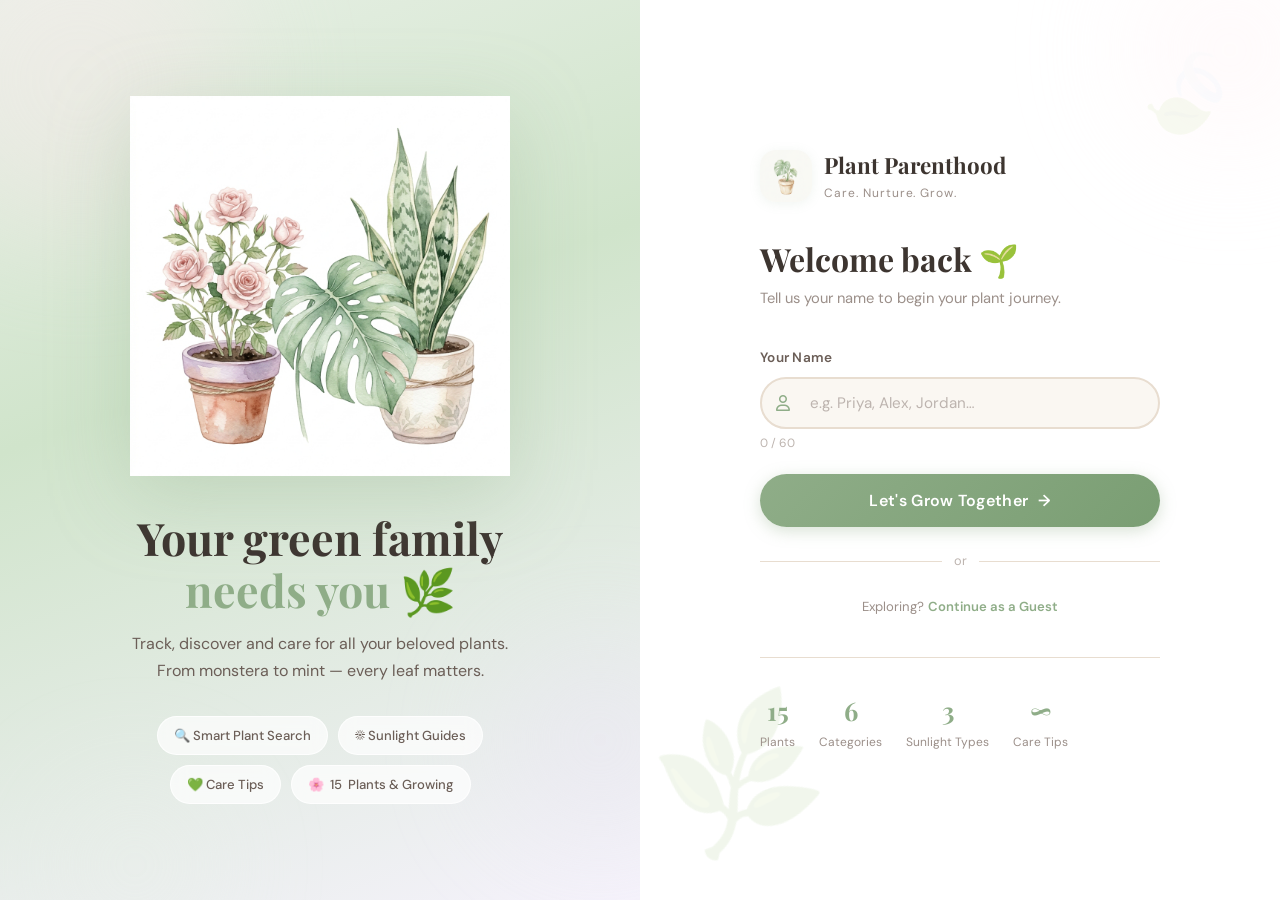
<file: frontend/pages/dashboard.html>
<!DOCTYPE html>
<html lang="en">
<head>
  <meta charset="UTF-8" />
  <meta name="viewport" content="width=device-width, initial-scale=1.0" />
  <meta name="description" content="Plant Parenthood Dashboard — Search, discover and care for your green family." />
  <title>Plant Parenthood 🌿 — Dashboard</title>
  <link rel="stylesheet" href="../styles.css" />
  <link rel="stylesheet" href="https://cdnjs.cloudflare.com/ajax/libs/font-awesome/6.5.0/css/all.min.css" />
  <style>
    /* ── Dashboard Specific Styles ── */
    .dashboard-page {
      min-height: 100vh;
      background: var(--cream);
    }

    /* Hero welcome strip */
    .hero-strip {
      background: linear-gradient(135deg, var(--sage-pale) 0%, var(--lavender-pale) 60%, var(--blush-pale) 100%);
      border-bottom: 1px solid rgba(232,221,208,0.5);
      padding: 48px 0 40px;
      position: relative;
      overflow: hidden;
    }

    .hero-strip .bg-blob {
      position: absolute;
    }

    .hero-strip .blob-a {
      width: 300px; height: 300px;
      background: var(--blush-light);
      top: -100px; right: -60px;
    }

    .hero-strip .blob-b {
      width: 200px; height: 200px;
      background: var(--lavender-light);
      bottom: -60px; left: 10%;
    }

    .hero-content {
      position: relative;
      z-index: 1;
      display: flex;
      align-items: center;
      justify-content: space-between;
      gap: 32px;
    }

    .hero-text h1 {
      font-family: var(--font-display);
      font-size: clamp(1.6rem, 3.5vw, 2.4rem);
      font-weight: 700;
      color: var(--text-dark);
      margin-bottom: 8px;
    }

    .hero-text p {
      font-size: 0.95rem;
      color: var(--text-mid);
      max-width: 500px;
    }

    .hero-badge-row {
      display: flex;
      gap: 10px;
      margin-top: 16px;
      flex-wrap: wrap;
    }

    .hero-plant-img {
      width: 160px;
      height: 160px;
      object-fit: cover;
      border-radius: var(--radius-xl);
      box-shadow: var(--shadow-md);
      flex-shrink: 0;
      animation: float 5s ease-in-out infinite;
    }

    /* Main content layout */
    .dashboard-body {
      padding: 40px 0 80px;
    }

    .section-gap {
      margin-bottom: 48px;
    }

    .section-header {
      display: flex;
      align-items: center;
      justify-content: space-between;
      margin-bottom: 20px;
    }

    .section-label {
      display: flex;
      align-items: center;
      gap: 10px;
    }

    .section-label .label-icon {
      font-size: 1.2rem;
    }

    /* Feature Cards Grid */
    .features-grid {
      display: grid;
      grid-template-columns: repeat(3, 1fr);
      gap: 20px;
    }

    .feature-card {
      background: var(--white);
      border-radius: var(--radius-lg);
      padding: 28px 24px;
      box-shadow: var(--shadow-sm);
      transition: all var(--transition);
      cursor: pointer;
      border: 1.5px solid transparent;
      position: relative;
      overflow: hidden;
    }

    .feature-card::before {
      content: '';
      position: absolute;
      top: 0;
      left: 0;
      right: 0;
      height: 3px;
      background: linear-gradient(90deg, var(--sage), var(--lavender));
      transform: scaleX(0);
      transition: transform var(--transition);
      transform-origin: left;
    }

    .feature-card:hover::before {
      transform: scaleX(1);
    }

    .feature-card:hover {
      transform: translateY(-5px);
      box-shadow: var(--shadow-md);
      border-color: var(--sage-light);
    }

    .feature-card.card-blush:hover { border-color: var(--blush); }
    .feature-card.card-lavender:hover { border-color: var(--lavender); }

    .feature-card-title {
      font-family: var(--font-display);
      font-size: 1.05rem;
      font-weight: 600;
      color: var(--text-dark);
      margin-bottom: 6px;
    }

    .feature-card-desc {
      font-size: 0.82rem;
      color: var(--text-soft);
      line-height: 1.5;
    }

    /* Search Sections */
    .search-section {
      background: var(--white);
      border-radius: var(--radius-lg);
      padding: 32px;
      box-shadow: var(--shadow-sm);
      border: 1px solid rgba(232,221,208,0.6);
    }

    .search-section + .search-section {
      margin-top: 24px;
    }

    .search-section-title {
      font-family: var(--font-display);
      font-size: 1.2rem;
      font-weight: 600;
      color: var(--text-dark);
      margin-bottom: 4px;
      display: flex;
      align-items: center;
      gap: 10px;
    }

    .search-section-subtitle {
      font-size: 0.83rem;
      color: var(--text-soft);
      margin-bottom: 20px;
    }

    .search-row {
      display: flex;
      gap: 12px;
      align-items: center;
      margin-bottom: 20px;
    }

    .search-row .input-group {
      flex: 1;
    }

    /* Sidebar */
    .dashboard-layout {
      display: grid;
      grid-template-columns: 1fr 320px;
      gap: 28px;
      align-items: start;
    }

    .sidebar {
      position: sticky;
      top: 88px;
      display: flex;
      flex-direction: column;
      gap: 20px;
    }

    .sidebar-card {
      background: var(--white);
      border-radius: var(--radius-lg);
      padding: 24px;
      box-shadow: var(--shadow-sm);
      border: 1px solid rgba(232,221,208,0.6);
    }

    .sidebar-title {
      font-family: var(--font-display);
      font-size: 1rem;
      font-weight: 600;
      color: var(--text-dark);
      margin-bottom: 16px;
      display: flex;
      align-items: center;
      gap: 8px;
    }

    /* Featured plant */
    .featured-plant-card {
      text-align: center;
      background: linear-gradient(160deg, var(--lavender-pale) 0%, var(--blush-pale) 100%);
      border: 1px solid rgba(197,184,216,0.3);
    }

    /* Today's tip */
    .tip-card {
      background: linear-gradient(135deg, var(--sage-pale) 0%, var(--lavender-pale) 100%);
      border: 1px solid rgba(143,173,136,0.2);
    }

    .tip-card .tip-text {
      font-size: 0.88rem;
      color: var(--text-mid);
      line-height: 1.65;
    }

    /* Quick Actions */
    .quick-actions {
      display: flex;
      flex-direction: column;
      gap: 10px;
    }

    .quick-action-btn {
      display: flex;
      align-items: center;
      gap: 12px;
      padding: 12px 16px;
      border-radius: var(--radius-md);
      background: var(--cream);
      border: 1px solid var(--beige);
      color: var(--text-mid);
      font-size: 0.85rem;
      font-weight: 500;
      cursor: pointer;
      transition: all var(--transition);
      text-align: left;
    }

    .quick-action-btn:hover {
      background: var(--sage-pale);
      border-color: var(--sage-light);
      color: var(--sage);
      transform: translateX(4px);
    }

    .quick-action-btn .qa-icon {
      width: 32px;
      height: 32px;
      border-radius: var(--radius-sm);
      display: flex;
      align-items: center;
      justify-content: center;
      font-size: 1rem;
      flex-shrink: 0;
    }

    /* Plant count sidebar widget */
    .count-widget {
      text-align: center;
    }

    .count-widget .big-number {
      font-family: var(--font-display);
      font-size: 3rem;
      font-weight: 700;
      color: var(--sage);
      line-height: 1;
      display: block;
    }

    .count-widget .count-sub {
      font-size: 0.82rem;
      color: var(--text-soft);
      margin-top: 6px;
    }

    /* Plant list mini */
    .plant-mini-list {
      display: flex;
      flex-direction: column;
      gap: 6px;
      max-height: 260px;
      overflow-y: auto;
    }

    .plant-mini-item {
      display: flex;
      align-items: center;
      gap: 8px;
      padding: 8px 10px;
      border-radius: var(--radius-sm);
      background: var(--cream);
      font-size: 0.82rem;
      color: var(--text-mid);
      transition: all var(--transition);
    }

    .plant-mini-item:hover {
      background: var(--sage-pale);
      color: var(--text-dark);
    }

    /* Section anchor scroll targets */
    .scroll-target {
      scroll-margin-top: 88px;
    }

    /* Responsive */
    @media (max-width: 1024px) {
      .features-grid {
        grid-template-columns: repeat(2, 1fr);
      }

      .dashboard-layout {
        grid-template-columns: 1fr;
      }

      .sidebar {
        position: static;
        display: grid;
        grid-template-columns: repeat(2, 1fr);
      }
    }

    @media (max-width: 768px) {
      .features-grid {
        grid-template-columns: repeat(2, 1fr);
        gap: 14px;
      }

      .hero-plant-img {
        display: none;
      }

      .search-row {
        flex-direction: column;
        align-items: stretch;
      }

      .hero-strip {
        padding: 32px 0 28px;
      }

      .sidebar {
        grid-template-columns: 1fr;
      }
    }

    @media (max-width: 480px) {
      .features-grid {
        grid-template-columns: 1fr;
      }

      .search-section {
        padding: 20px 16px;
      }

      .dashboard-body {
        padding: 24px 0 60px;
      }
    }

    /* Sunlight icons in select */
    .sunlight-icon {
      margin-right: 6px;
    }

    /* Nav logout btn */
    .nav-logout {
      background: none;
      border: none;
      color: var(--text-soft);
      font-size: 0.85rem;
      cursor: pointer;
      padding: 4px 8px;
      border-radius: var(--radius-sm);
      transition: color var(--transition);
    }

    .nav-logout:hover {
      color: var(--blush);
    }
  </style>
</head>
<body class="dashboard-page">

<!-- ═══════════════════════════════════════════
     NAVIGATION
═══════════════════════════════════════════ -->
<nav class="navbar" role="navigation" aria-label="Main Navigation">
  <div class="navbar-brand">
    <span class="brand-icon">🌿</span>
    <span class="brand-name">Plant Parenthood</span>
  </div>

  <div class="hamburger" id="hamburger" aria-label="Toggle Menu" role="button" tabindex="0">
    <span></span><span></span><span></span>
  </div>

  <ul class="navbar-links" id="navLinks">
    <li><a href="#search-section" class="active">Search</a></li>
    <li><a href="#care-section">Care</a></li>
    <li><a href="#tips-section">Tips</a></li>
    <li><a href="#about-section">About</a></li>
  </ul>

  <div style="display:flex;align-items:center;gap:12px">
    <div class="navbar-user">
      <div class="navbar-avatar" id="navAvatar">P</div>
      <span class="navbar-username" id="navUsername">Plant Parent</span>
    </div>
    <button class="nav-logout" id="logoutBtn" aria-label="Log Out">
      <i class="fa-solid fa-arrow-right-from-bracket"></i>
    </button>
  </div>
</nav>

<!-- ═══════════════════════════════════════════
     HERO WELCOME STRIP
═══════════════════════════════════════════ -->
<section class="hero-strip">
  <div class="bg-blob blob-a"></div>
  <div class="bg-blob blob-b"></div>

  <div class="container">
    <div class="hero-content">
      <div class="hero-text">
        <h1 id="welcomeMsg">Good morning, Plant Parent! 🌿</h1>
        <p>Your green family is waiting. Discover plants, find care tips, and grow your knowledge today.</p>
        <div class="hero-badge-row">
          <span class="badge badge-sage">🌱 <span id="countBadge">15</span> Plants</span>
          <span class="badge badge-blush">🌸 6 Categories</span>
          <span class="badge badge-lavender">☀️ 3 Sunlight Types</span>
        </div>
      </div>
      <img
        src="../assets/images/plant_logo.png"
        alt="Plant illustration"
        class="hero-plant-img"
      />
    </div>
  </div>
</section>

<!-- ═══════════════════════════════════════════
     DASHBOARD BODY
═══════════════════════════════════════════ -->
<main class="dashboard-body">
  <div class="container">

    <!-- ── Today's Tip Banner ── -->
    <div class="tip-banner scroll-target section-gap" id="tips-section">
      <span class="tip-icon">💡</span>
      <div>
        <div class="tip-label">Today's Plant Tip</div>
        <div class="tip-text" id="todayTip">Loading today's tip…</div>
      </div>
    </div>

    <!-- ── Feature Cards ── -->
    <div class="section-gap">
      <div class="section-header">
        <div class="section-label">
          <span class="label-icon">🔍</span>
          <h2 class="section-title">Explore Features</h2>
        </div>
      </div>

      <div class="features-grid">
        <!-- Card 1 -->
        <div class="feature-card" data-scroll-to="name-search-section" role="button" tabindex="0">
          <div class="feature-icon feature-icon-sage">🔍</div>
          <div class="feature-card-title">Search by Name</div>
          <div class="feature-card-desc">Find any plant instantly by its exact name.</div>
        </div>
        <!-- Card 2 -->
        <div class="feature-card card-blush" data-scroll-to="category-search-section" role="button" tabindex="0">
          <div class="feature-icon feature-icon-blush">🌸</div>
          <div class="feature-card-title">Browse by Category</div>
          <div class="feature-card-desc">Explore Indoor Plants, Herbs, Succulents and more.</div>
        </div>
        <!-- Card 3 -->
        <div class="feature-card card-lavender" data-scroll-to="sunlight-search-section" role="button" tabindex="0">
          <div class="feature-icon feature-icon-lavender">☀️</div>
          <div class="feature-card-title">Filter by Sunlight</div>
          <div class="feature-card-desc">Find plants that match your light conditions.</div>
        </div>
        <!-- Card 4 -->
        <div class="feature-card" data-scroll-to="partial-search-section" role="button" tabindex="0">
          <div class="feature-icon feature-icon-beige">✨</div>
          <div class="feature-card-title">Partial Search</div>
          <div class="feature-card-desc">Type a few letters and discover matching plants.</div>
        </div>
        <!-- Card 5 -->
        <div class="feature-card card-blush" data-scroll-to="care-section" role="button" tabindex="0">
          <div class="feature-icon feature-icon-blush">💚</div>
          <div class="feature-card-title">Care Guide</div>
          <div class="feature-card-desc">Get personalised care tips for any plant.</div>
        </div>
        <!-- Card 6 -->
        <div class="feature-card card-lavender" data-scroll-to="count-section" role="button" tabindex="0">
          <div class="feature-icon feature-icon-lavender">🌱</div>
          <div class="feature-card-title">Plant Count</div>
          <div class="feature-card-desc">See how many plants are in our database.</div>
        </div>
      </div>
    </div>

    <!-- ── Main Layout: Searches + Sidebar ── -->
    <div class="dashboard-layout">

      <!-- Left: Search Sections -->
      <div id="search-section">

        <!-- ─ 1. Search by Name ─ -->
        <div class="search-section scroll-target section-gap" id="name-search-section">
          <div class="search-section-title">
            <span>🔍</span> Search Plant by Name
          </div>
          <div class="search-section-subtitle">Enter the exact plant name (e.g. Rose, Monstera, Aloe Vera)</div>

          <div class="search-row">
            <div class="input-group">
              <span class="input-icon"><i class="fa-solid fa-magnifying-glass"></i></span>
              <input
                type="text"
                id="nameSearchInput"
                class="input-field"
                placeholder="Type a plant name…"
                aria-label="Search plant by name"
              />
            </div>
            <button class="btn btn-primary" id="nameSearchBtn" aria-label="Search">
              Search
            </button>
          </div>

          <div class="results-panel" id="nameSearchResult">
            <div class="empty-state">
              <div class="empty-icon">🌿</div>
              <p>Enter a plant name above to search.</p>
            </div>
          </div>
        </div>

        <!-- ─ 2. Search by Category ─ -->
        <div class="search-section scroll-target section-gap" id="category-search-section">
          <div class="search-section-title">
            <span>🌸</span> Search by Category
          </div>
          <div class="search-section-subtitle">Select a category to see all matching plants</div>

          <div class="search-row">
            <div class="input-group" style="position:relative">
              <span class="input-icon"><i class="fa-solid fa-layer-group"></i></span>
              <select
                id="categorySelect"
                class="select-field"
                style="padding-left:48px"
                aria-label="Select plant category"
              >
                <option value="">— Choose a category —</option>
                <option value="Indoor Plants">🏠 Indoor Plants</option>
                <option value="Flowering Plants">🌸 Flowering Plants</option>
                <option value="Herbs">🌿 Herbs</option>
                <option value="Succulents">🪴 Succulents</option>
                <option value="Fruits">🍅 Fruits</option>
                <option value="Vegetables">🥬 Vegetables</option>
              </select>
            </div>
          </div>

          <div class="results-panel" id="categoryResult">
            <div class="empty-state">
              <div class="empty-icon">🌸</div>
              <p>Select a category from the dropdown above.</p>
            </div>
          </div>
        </div>

        <!-- ─ 3. Search by Sunlight ─ -->
        <div class="search-section scroll-target section-gap" id="sunlight-search-section">
          <div class="search-section-title">
            <span>☀️</span> Search by Sunlight
          </div>
          <div class="search-section-subtitle">Find plants based on their light requirements</div>

          <div class="search-row">
            <div class="input-group" style="position:relative">
              <span class="input-icon"><i class="fa-solid fa-sun"></i></span>
              <select
                id="sunlightSelect"
                class="select-field"
                style="padding-left:48px"
                aria-label="Select sunlight type"
              >
                <option value="">— Choose sunlight type —</option>
                <option value="Direct Sun">☀️ Direct Sun</option>
                <option value="Indirect Light">⛅ Indirect Light</option>
                <option value="Low Light">🌑 Low Light</option>
              </select>
            </div>
          </div>

          <div class="results-panel" id="sunlightResult">
            <div class="empty-state">
              <div class="empty-icon">☀️</div>
              <p>Select a sunlight type to see matching plants.</p>
            </div>
          </div>
        </div>

        <!-- ─ 4. Partial Search ─ -->
        <div class="search-section scroll-target section-gap" id="partial-search-section">
          <div class="search-section-title">
            <span>✨</span> Partial Search
          </div>
          <div class="search-section-subtitle">Type a few letters and find matching plants (e.g. "Mon", "Ros", "Mint")</div>

          <div class="search-row">
            <div class="input-group">
              <span class="input-icon"><i class="fa-solid fa-wand-magic-sparkles"></i></span>
              <input
                type="text"
                id="partialInput"
                class="input-field"
                placeholder="Type to search…"
                aria-label="Partial plant search"
              />
            </div>
            <button class="btn btn-secondary" id="partialSearchBtn">Search</button>
          </div>

          <div class="results-panel" id="partialResult">
            <div class="empty-state">
              <div class="empty-icon">✨</div>
              <p>Start typing to search across all plant names.</p>
            </div>
          </div>
        </div>

        <!-- ─ 5. Care Recommendations ─ -->
        <div class="search-section scroll-target section-gap" id="care-section">
          <div class="search-section-title">
            <span>💚</span> Care Recommendations
          </div>
          <div class="search-section-subtitle">Enter a plant name to get tailored care advice</div>

          <div class="search-row">
            <div class="input-group">
              <span class="input-icon"><i class="fa-solid fa-heart"></i></span>
              <input
                type="text"
                id="careInput"
                class="input-field"
                placeholder="e.g. Monstera, Rose, Tulsi…"
                aria-label="Get care recommendation"
              />
            </div>
            <button class="btn btn-blush" id="careSearchBtn">Get Tips</button>
          </div>

          <div class="results-panel" id="careResult">
            <div class="empty-state">
              <div class="empty-icon">💚</div>
              <p>Enter a plant name to get its care recommendations.</p>
            </div>
          </div>
        </div>

        <!-- ─ 6. Plant Count ─ -->
        <div class="search-section scroll-target" id="count-section">
          <div class="search-section-title">
            <span>🌱</span> Plant Count
          </div>
          <div class="search-section-subtitle">See the total number of plants in our database</div>

          <div style="margin-bottom:20px">
            <button class="btn btn-primary" id="countBtn" aria-label="Show plant count">
              🌱 Show Plant Count
            </button>
          </div>

          <div class="results-panel" id="countResult">
            <div class="empty-state">
              <div class="empty-icon">🌱</div>
              <p>Click the button above to see the total plant count.</p>
            </div>
          </div>
        </div>

        <!-- About Section -->
        <div class="search-section scroll-target section-gap" id="about-section">
          <div class="search-section-title">
            <span>ℹ️</span> About Plant Parenthood
          </div>
          <div class="search-section-subtitle">Your cozy digital plant care companion</div>
          <div class="card card-cream">
            <p>Plant Parenthood is designed to help you search, discover, and care for your green family. From sunlight guides to custom care recommendations, we provide the tools to help your plants thrive.</p>
          </div>
        </div>

      </div><!-- /search-section -->

      <!-- Right: Sidebar -->
      <aside class="sidebar" aria-label="Sidebar">

        <!-- Featured Plant -->
        <div class="sidebar-card featured-plant-card">
          <div class="sidebar-title">🌟 Plant of the Day</div>
          <div id="featuredPlant">
            <div class="empty-state" style="padding:20px">
              <div class="empty-icon">🌿</div>
              <p>Loading…</p>
            </div>
          </div>
        </div>

        <!-- Quick Actions -->
        <div class="sidebar-card">
          <div class="sidebar-title">⚡ Quick Actions</div>
          <div class="quick-actions">
            <button class="quick-action-btn" data-scroll-to="name-search-section">
              <span class="qa-icon" style="background:var(--sage-pale)">🔍</span>
              Search by Name
            </button>
            <button class="quick-action-btn" data-scroll-to="category-search-section">
              <span class="qa-icon" style="background:var(--blush-light)">🌸</span>
              Browse Categories
            </button>
            <button class="quick-action-btn" data-scroll-to="sunlight-search-section">
              <span class="qa-icon" style="background:var(--lavender-light)">☀️</span>
              Filter by Sunlight
            </button>
            <button class="quick-action-btn" data-scroll-to="care-section">
              <span class="qa-icon" style="background:var(--beige-light)">💚</span>
              Get Care Tips
            </button>
          </div>
        </div>

        <!-- All Plants List -->
        <div class="sidebar-card">
          <div class="sidebar-title">🌿 All Plants</div>
          <div class="plant-mini-list" id="allPlantsList">
            <!-- Rendered by JS -->
          </div>
        </div>

        <!-- Count Widget -->
        <div class="sidebar-card">
          <div class="sidebar-title">📊 Database Stats</div>
          <div class="count-widget">
            <span class="big-number" id="sidebarCount">—</span>
            <div class="count-sub">Total Plants in Database</div>
          </div>
          <div class="divider"></div>
          <div style="display:flex;justify-content:space-between;font-size:0.8rem;color:var(--text-soft)">
            <span>Categories: <strong style="color:var(--text-mid)">6</strong></span>
            <span>Sunlight: <strong style="color:var(--text-mid)">3</strong></span>
          </div>
        </div>

      </aside>
    </div>

  </div>
</main>

<!-- Toast -->
<div class="toast" id="globalToast"></div>

<script src="../app.js"></script>
<script>
  // Render All Plants mini-list in sidebar
  document.addEventListener('DOMContentLoaded', () => {
    const list = document.getElementById('allPlantsList');
    const sidebarCount = document.getElementById('sidebarCount');

    if (list && typeof plantDatabase !== 'undefined') {
      // Intentional defect: renders only first 12 plants (missing last 3)
      const displayed = plantDatabase.slice(0, 12);
      list.innerHTML = displayed.map(p => `
        <div class="plant-mini-item">
          <span>${plantEmojis[p.name] || '🌱'}</span>
          <span>${p.name}</span>
          <span class="badge badge-${getSunlightBadge(p.sunlight)}" style="margin-left:auto;font-size:0.7rem">${p.category}</span>
        </div>
      `).join('');
    }

    // Intentional defect: sidebar count uses correct length but badge uses wrong count
    if (sidebarCount && typeof plantDatabase !== 'undefined') {
      sidebarCount.textContent = plantDatabase.length;
    }
  });
</script>

</body>
</html>
</file>
<file: frontend/styles.css>
/* ========================================
   PLANT PARENTHOOD — Global Styles
   Soft Pastel Botanical Design System
   ======================================== */

@import url('https://fonts.googleapis.com/css2?family=Playfair+Display:ital,wght@0,400;0,600;0,700;1,400&family=DM+Sans:wght@300;400;500;600&family=Lato:wght@300;400;700&display=swap');

/* ── CSS Variables ── */
:root {
  --sage:        #8fad88;
  --sage-light:  #b8cdb4;
  --sage-pale:   #e8f0e6;
  --cream:       #faf7f2;
  --cream-dark:  #f0ebe1;
  --blush:       #f2b5c0;
  --blush-light: #fce8ed;
  --blush-pale:  #fff0f3;
  --lavender:    #c5b8d8;
  --lavender-light: #e8e2f3;
  --lavender-pale:  #f5f2fb;
  --beige:       #e8ddd0;
  --beige-light: #f5efe8;
  --brown-soft:  #9e8574;
  --text-dark:   #3d3530;
  --text-mid:    #6b5e57;
  --text-soft:   #9b8f89;
  --text-pale:   #bdb4af;
  --white:       #ffffff;

  --shadow-xs:   0 1px 4px rgba(143, 173, 136, 0.08);
  --shadow-sm:   0 2px 12px rgba(143, 173, 136, 0.12);
  --shadow-md:   0 6px 24px rgba(143, 173, 136, 0.18);
  --shadow-lg:   0 12px 40px rgba(143, 173, 136, 0.22);
  --shadow-pink: 0 4px 20px rgba(242, 181, 192, 0.25);
  --shadow-lav:  0 4px 20px rgba(197, 184, 216, 0.25);

  --radius-sm:   8px;
  --radius-md:   16px;
  --radius-lg:   24px;
  --radius-xl:   36px;
  --radius-full: 9999px;

  --font-display: 'Playfair Display', Georgia, serif;
  --font-body:    'DM Sans', 'Lato', system-ui, sans-serif;

  --transition: 0.28s cubic-bezier(0.4, 0, 0.2, 1);
  --transition-slow: 0.5s cubic-bezier(0.4, 0, 0.2, 1);
}

/* ── Reset & Base ── */
*, *::before, *::after {
  box-sizing: border-box;
  margin: 0;
  padding: 0;
}

html {
  scroll-behavior: smooth;
  font-size: 16px;
}

body {
  font-family: var(--font-body);
  background-color: var(--cream);
  color: var(--text-dark);
  line-height: 1.6;
  min-height: 100vh;
  overflow-x: hidden;
}

img {
  max-width: 100%;
  display: block;
}

a {
  text-decoration: none;
  color: inherit;
}

button {
  cursor: pointer;
  border: none;
  font-family: var(--font-body);
}

input, select, textarea {
  font-family: var(--font-body);
}

/* ── Scrollbar ── */
::-webkit-scrollbar {
  width: 6px;
}
::-webkit-scrollbar-track {
  background: var(--cream-dark);
}
::-webkit-scrollbar-thumb {
  background: var(--sage-light);
  border-radius: var(--radius-full);
}

/* ── Typography ── */
h1, h2, h3, h4, h5 {
  font-family: var(--font-display);
  line-height: 1.25;
}

.display-title {
  font-family: var(--font-display);
  font-size: clamp(2rem, 5vw, 3.2rem);
  font-weight: 700;
  color: var(--text-dark);
  letter-spacing: -0.02em;
}

.section-title {
  font-family: var(--font-display);
  font-size: 1.5rem;
  font-weight: 600;
  color: var(--text-dark);
}

.tagline {
  font-family: var(--font-body);
  font-size: 1rem;
  font-weight: 400;
  color: var(--text-soft);
  letter-spacing: 0.12em;
  text-transform: uppercase;
}

/* ── Utility Classes ── */
.container {
  width: 100%;
  max-width: 1180px;
  margin: 0 auto;
  padding: 0 24px;
}

.flex {
  display: flex;
}

.flex-center {
  display: flex;
  align-items: center;
  justify-content: center;
}

.flex-between {
  display: flex;
  align-items: center;
  justify-content: space-between;
}

.grid-2 {
  display: grid;
  grid-template-columns: repeat(2, 1fr);
  gap: 20px;
}

.grid-3 {
  display: grid;
  grid-template-columns: repeat(3, 1fr);
  gap: 20px;
}

.grid-4 {
  display: grid;
  grid-template-columns: repeat(4, 1fr);
  gap: 16px;
}

/* ── Cards ── */
.card {
  background: var(--white);
  border-radius: var(--radius-lg);
  padding: 28px;
  box-shadow: var(--shadow-sm);
  transition: transform var(--transition), box-shadow var(--transition);
}

.card:hover {
  transform: translateY(-4px);
  box-shadow: var(--shadow-md);
}

.card-sage {
  background: linear-gradient(135deg, var(--sage-pale) 0%, #d4e6d0 100%);
  border: 1px solid rgba(143, 173, 136, 0.2);
}

.card-blush {
  background: linear-gradient(135deg, var(--blush-pale) 0%, var(--blush-light) 100%);
  border: 1px solid rgba(242, 181, 192, 0.2);
}

.card-lavender {
  background: linear-gradient(135deg, var(--lavender-pale) 0%, var(--lavender-light) 100%);
  border: 1px solid rgba(197, 184, 216, 0.2);
}

.card-cream {
  background: linear-gradient(135deg, var(--cream) 0%, var(--beige-light) 100%);
  border: 1px solid rgba(232, 221, 208, 0.5);
}

/* ── Buttons ── */
.btn {
  display: inline-flex;
  align-items: center;
  justify-content: center;
  gap: 8px;
  padding: 14px 32px;
  border-radius: var(--radius-full);
  font-size: 0.95rem;
  font-weight: 600;
  letter-spacing: 0.02em;
  transition: all var(--transition);
  outline: none;
  border: 2px solid transparent;
}

.btn-primary {
  background: linear-gradient(135deg, var(--sage) 0%, #7a9e73 100%);
  color: var(--white);
  box-shadow: 0 4px 16px rgba(143, 173, 136, 0.35);
}

.btn-primary:hover {
  background: linear-gradient(135deg, #7a9e73 0%, #6b8f65 100%);
  transform: translateY(-2px);
  box-shadow: 0 8px 24px rgba(143, 173, 136, 0.45);
}

.btn-primary:active {
  transform: translateY(0);
}

.btn-secondary {
  background: var(--white);
  color: var(--sage);
  border-color: var(--sage-light);
}

.btn-secondary:hover {
  background: var(--sage-pale);
  border-color: var(--sage);
}

.btn-blush {
  background: linear-gradient(135deg, var(--blush) 0%, #e8a0b0 100%);
  color: var(--white);
  box-shadow: var(--shadow-pink);
}

.btn-blush:hover {
  transform: translateY(-2px);
  box-shadow: 0 8px 24px rgba(242, 181, 192, 0.5);
}

.btn-sm {
  padding: 8px 20px;
  font-size: 0.85rem;
}

.btn-lg {
  padding: 18px 48px;
  font-size: 1.05rem;
}

/* ── Form Elements ── */
.input-group {
  position: relative;
  width: 100%;
}

.input-field {
  width: 100%;
  padding: 14px 20px 14px 48px;
  border: 2px solid var(--beige);
  border-radius: var(--radius-full);
  background: var(--white);
  color: var(--text-dark);
  font-size: 0.95rem;
  transition: all var(--transition);
  outline: none;
}

.input-field:focus {
  border-color: var(--sage-light);
  box-shadow: 0 0 0 4px rgba(143, 173, 136, 0.12);
}

.input-field::placeholder {
  color: var(--text-pale);
}

.input-icon {
  position: absolute;
  left: 16px;
  top: 50%;
  transform: translateY(-50%);
  color: var(--sage);
  font-size: 1.1rem;
  pointer-events: none;
}

.select-field {
  width: 100%;
  padding: 14px 20px;
  border: 2px solid var(--beige);
  border-radius: var(--radius-full);
  background: var(--white);
  color: var(--text-dark);
  font-size: 0.95rem;
  transition: all var(--transition);
  outline: none;
  appearance: none;
  cursor: pointer;
}

.select-field:focus {
  border-color: var(--sage-light);
  box-shadow: 0 0 0 4px rgba(143, 173, 136, 0.12);
}

/* ── Badge ── */
.badge {
  display: inline-flex;
  align-items: center;
  gap: 4px;
  padding: 4px 12px;
  border-radius: var(--radius-full);
  font-size: 0.78rem;
  font-weight: 600;
  letter-spacing: 0.04em;
}

.badge-sage {
  background: var(--sage-pale);
  color: #5a7d55;
}

.badge-blush {
  background: var(--blush-light);
  color: #a06070;
}

.badge-lavender {
  background: var(--lavender-light);
  color: #7060a0;
}

.badge-beige {
  background: var(--beige-light);
  color: var(--brown-soft);
}

/* ── Divider ── */
.divider {
  height: 1px;
  background: linear-gradient(90deg, transparent, var(--beige), transparent);
  margin: 24px 0;
}

/* ── Toast Notifications ── */
.toast {
  position: fixed;
  bottom: 32px;
  right: 32px;
  padding: 14px 24px;
  border-radius: var(--radius-md);
  background: var(--white);
  box-shadow: var(--shadow-lg);
  font-size: 0.9rem;
  font-weight: 500;
  z-index: 9999;
  transform: translateY(80px);
  opacity: 0;
  transition: all var(--transition);
  border-left: 4px solid var(--sage);
  max-width: 320px;
}

.toast.show {
  transform: translateY(0);
  opacity: 1;
}

.toast-error {
  border-left-color: var(--blush);
}

/* ── Animations ── */
@keyframes fadeInUp {
  from { opacity: 0; transform: translateY(20px); }
  to   { opacity: 1; transform: translateY(0); }
}

@keyframes fadeIn {
  from { opacity: 0; }
  to   { opacity: 1; }
}

@keyframes scaleIn {
  from { opacity: 0; transform: scale(0.92); }
  to   { opacity: 1; transform: scale(1); }
}

@keyframes float {
  0%, 100% { transform: translateY(0px); }
  50%       { transform: translateY(-12px); }
}

@keyframes wiggle {
  0%, 100% { transform: rotate(0deg); }
  25%  { transform: rotate(-3deg); }
  75%  { transform: rotate(3deg); }
}

@keyframes pulse-soft {
  0%, 100% { opacity: 1; }
  50%  { opacity: 0.65; }
}

@keyframes shimmer {
  0%   { background-position: -400px 0; }
  100% { background-position: 400px 0; }
}

.animate-fade-in    { animation: fadeIn 0.5s ease forwards; }
.animate-fade-up    { animation: fadeInUp 0.5s ease forwards; }
.animate-scale-in   { animation: scaleIn 0.4s ease forwards; }
.animate-float      { animation: float 4s ease-in-out infinite; }

/* ── Background Decorations ── */
.bg-blob {
  position: absolute;
  border-radius: 50%;
  filter: blur(60px);
  opacity: 0.35;
  pointer-events: none;
  z-index: 0;
}

/* ── Result Items ── */
.result-item {
  display: flex;
  align-items: center;
  gap: 12px;
  padding: 14px 20px;
  border-radius: var(--radius-md);
  background: var(--cream);
  margin-bottom: 10px;
  border: 1px solid var(--beige);
  transition: all var(--transition);
}

.result-item:hover {
  background: var(--sage-pale);
  border-color: var(--sage-light);
  transform: translateX(4px);
}

.result-item .plant-emoji {
  font-size: 1.4rem;
  width: 36px;
  flex-shrink: 0;
}

.result-item .plant-name {
  font-weight: 600;
  color: var(--text-dark);
  font-size: 0.95rem;
}

.result-item .plant-meta {
  font-size: 0.8rem;
  color: var(--text-soft);
  margin-top: 2px;
}

/* ── Empty State ── */
.empty-state {
  text-align: center;
  padding: 40px 20px;
  color: var(--text-soft);
}

.empty-state .empty-icon {
  font-size: 3rem;
  margin-bottom: 12px;
}

.empty-state p {
  font-size: 0.95rem;
}

/* ── Loading Skeleton ── */
.skeleton {
  background: linear-gradient(90deg, var(--cream-dark) 25%, var(--beige-light) 50%, var(--cream-dark) 75%);
  background-size: 400px 100%;
  animation: shimmer 1.5s infinite;
  border-radius: var(--radius-sm);
}

/* ── Responsive ── */
@media (max-width: 1024px) {
  .grid-4 {
    grid-template-columns: repeat(2, 1fr);
  }
}

@media (max-width: 768px) {
  .grid-3 {
    grid-template-columns: repeat(2, 1fr);
  }
  .grid-4 {
    grid-template-columns: repeat(2, 1fr);
  }
  .container {
    padding: 0 16px;
  }
}

@media (max-width: 480px) {
  .grid-2,
  .grid-3,
  .grid-4 {
    grid-template-columns: 1fr;
  }
  .btn-lg {
    padding: 14px 32px;
    font-size: 0.95rem;
  }
}

/* ── Nav Bar ── */
.navbar {
  position: sticky;
  top: 0;
  z-index: 100;
  background: rgba(250, 247, 242, 0.88);
  backdrop-filter: blur(16px);
  -webkit-backdrop-filter: blur(16px);
  border-bottom: 1px solid rgba(232, 221, 208, 0.6);
  padding: 0 32px;
  height: 68px;
  display: flex;
  align-items: center;
  justify-content: space-between;
}

.navbar-brand {
  display: flex;
  align-items: center;
  gap: 10px;
}

.navbar-brand .brand-icon {
  font-size: 1.6rem;
}

.navbar-brand .brand-name {
  font-family: var(--font-display);
  font-size: 1.25rem;
  font-weight: 700;
  color: var(--text-dark);
}

.navbar-links {
  display: flex;
  align-items: center;
  gap: 32px;
  list-style: none;
}

.navbar-links a {
  font-size: 0.9rem;
  font-weight: 500;
  color: var(--text-mid);
  transition: color var(--transition);
  position: relative;
}

.navbar-links a::after {
  content: '';
  position: absolute;
  bottom: -4px;
  left: 0;
  width: 0;
  height: 2px;
  background: var(--sage);
  border-radius: var(--radius-full);
  transition: width var(--transition);
}

.navbar-links a:hover {
  color: var(--sage);
}

.navbar-links a:hover::after,
.navbar-links a.active::after {
  width: 100%;
}

.navbar-links a.active {
  color: var(--sage);
}

.navbar-user {
  display: flex;
  align-items: center;
  gap: 10px;
  padding: 6px 16px 6px 6px;
  border-radius: var(--radius-full);
  background: var(--sage-pale);
  cursor: pointer;
  transition: all var(--transition);
}

.navbar-user:hover {
  background: var(--sage-light);
}

.navbar-avatar {
  width: 32px;
  height: 32px;
  border-radius: 50%;
  background: linear-gradient(135deg, var(--sage) 0%, var(--blush) 100%);
  display: flex;
  align-items: center;
  justify-content: center;
  color: white;
  font-size: 0.85rem;
  font-weight: 700;
}

.navbar-username {
  font-size: 0.85rem;
  font-weight: 600;
  color: var(--text-mid);
}

/* ── Feature Card Icons ── */
.feature-icon {
  width: 52px;
  height: 52px;
  border-radius: var(--radius-md);
  display: flex;
  align-items: center;
  justify-content: center;
  font-size: 1.5rem;
  margin-bottom: 16px;
  flex-shrink: 0;
}

.feature-icon-sage     { background: var(--sage-pale);     }
.feature-icon-blush    { background: var(--blush-light);   }
.feature-icon-lavender { background: var(--lavender-light); }
.feature-icon-beige    { background: var(--beige-light);   }

/* ── Plant Tip Banner ── */
.tip-banner {
  background: linear-gradient(135deg, var(--sage-pale) 0%, var(--lavender-pale) 100%);
  border: 1px solid rgba(143, 173, 136, 0.25);
  border-radius: var(--radius-lg);
  padding: 20px 28px;
  display: flex;
  align-items: center;
  gap: 16px;
}

.tip-banner .tip-icon {
  font-size: 2rem;
  flex-shrink: 0;
}

.tip-banner .tip-label {
  font-size: 0.75rem;
  font-weight: 600;
  letter-spacing: 0.1em;
  text-transform: uppercase;
  color: var(--sage);
  margin-bottom: 4px;
}

.tip-banner .tip-text {
  font-size: 0.92rem;
  color: var(--text-mid);
  line-height: 1.5;
}

/* ── Modal ── */
.modal-overlay {
  position: fixed;
  inset: 0;
  background: rgba(61, 53, 48, 0.35);
  backdrop-filter: blur(4px);
  z-index: 500;
  display: flex;
  align-items: center;
  justify-content: center;
  padding: 20px;
  opacity: 0;
  pointer-events: none;
  transition: opacity var(--transition);
}

.modal-overlay.open {
  opacity: 1;
  pointer-events: auto;
}

.modal {
  background: var(--white);
  border-radius: var(--radius-xl);
  padding: 40px;
  width: 100%;
  max-width: 520px;
  box-shadow: var(--shadow-lg);
  transform: scale(0.92);
  transition: transform var(--transition);
  position: relative;
}

.modal-overlay.open .modal {
  transform: scale(1);
}

.modal-close {
  position: absolute;
  top: 20px;
  right: 20px;
  width: 32px;
  height: 32px;
  border-radius: 50%;
  background: var(--cream-dark);
  color: var(--text-mid);
  display: flex;
  align-items: center;
  justify-content: center;
  font-size: 1rem;
  cursor: pointer;
  transition: all var(--transition);
}

.modal-close:hover {
  background: var(--blush-light);
  color: var(--blush);
}

/* ── Search Results Panel ── */
.results-panel {
  background: var(--white);
  border-radius: var(--radius-lg);
  padding: 24px;
  box-shadow: var(--shadow-sm);
  border: 1px solid var(--beige);
  min-height: 120px;
}

.results-header {
  display: flex;
  align-items: center;
  justify-content: space-between;
  margin-bottom: 16px;
}

.results-count {
  font-size: 0.8rem;
  color: var(--text-soft);
  background: var(--cream-dark);
  padding: 4px 10px;
  border-radius: var(--radius-full);
}

/* ── Count Display ── */
.count-display {
  text-align: center;
  padding: 32px;
}

.count-number {
  font-family: var(--font-display);
  font-size: 3.5rem;
  font-weight: 700;
  color: var(--sage);
  line-height: 1;
  display: block;
}

.count-label {
  font-size: 0.9rem;
  color: var(--text-soft);
  margin-top: 8px;
}

/* ── Mobile Menu ── */
.hamburger {
  display: none;
  flex-direction: column;
  gap: 5px;
  cursor: pointer;
  padding: 4px;
}

.hamburger span {
  display: block;
  width: 24px;
  height: 2px;
  background: var(--text-mid);
  border-radius: 2px;
  transition: all var(--transition);
}

@media (max-width: 768px) {
  .hamburger {
    display: flex;
  }

  .navbar-links {
    display: none;
    position: absolute;
    top: 68px;
    left: 0;
    right: 0;
    background: var(--white);
    flex-direction: column;
    gap: 0;
    padding: 16px 0;
    border-bottom: 1px solid var(--beige);
    box-shadow: var(--shadow-md);
  }

  .navbar-links.open {
    display: flex;
  }

  .navbar-links li {
    width: 100%;
  }

  .navbar-links a {
    display: block;
    padding: 12px 32px;
  }

  .navbar {
    padding: 0 20px;
  }
}
</file>
